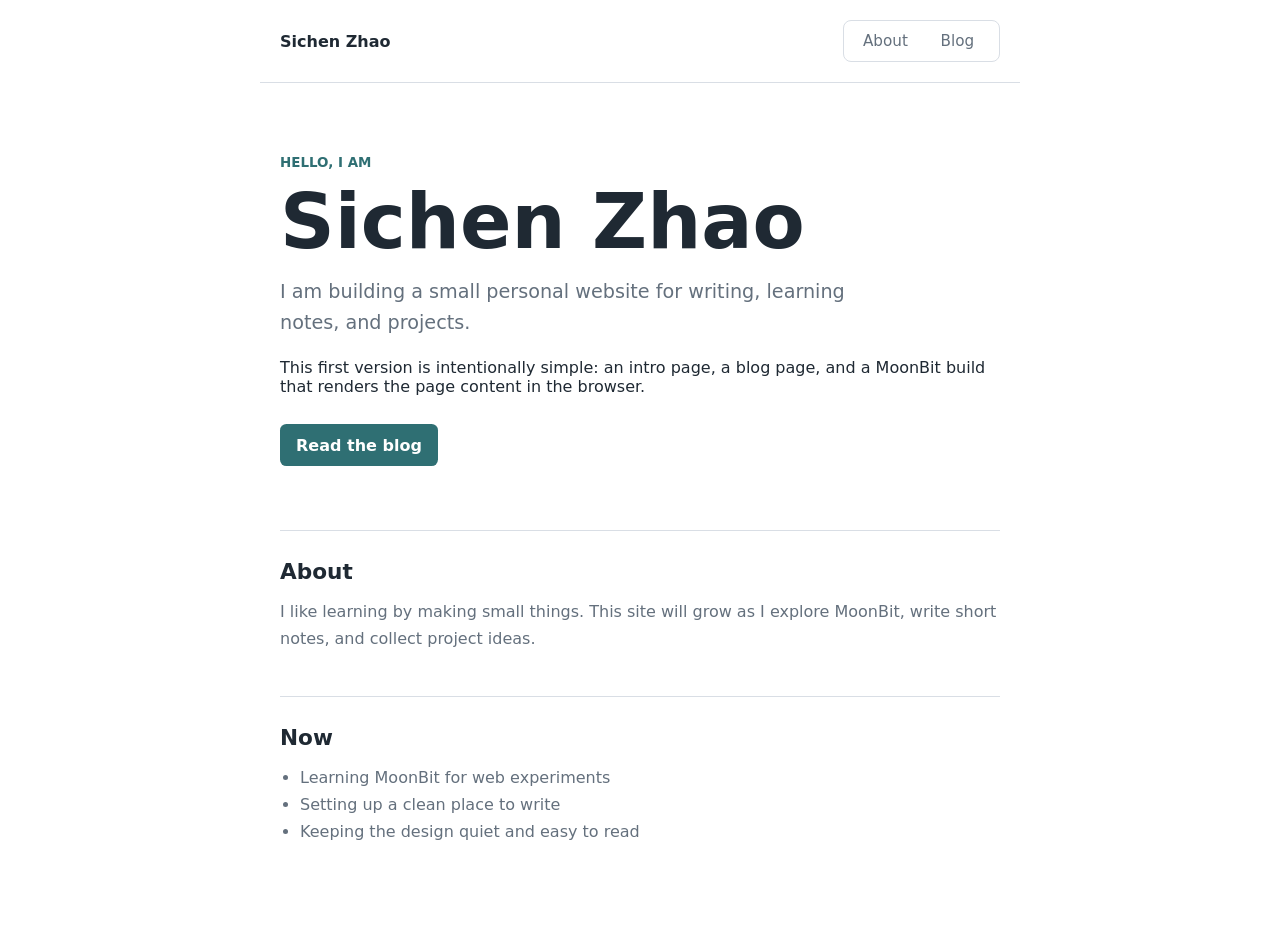
<file: public/index.html>
<!doctype html>
<html lang="en">
  <head>
    <meta charset="utf-8" />
    <meta name="viewport" content="width=device-width, initial-scale=1" />
    <title></title>
    <link rel="stylesheet" href="styles.css?v=20260627-3" />
    <script defer src="main.js?v=20260627-3"></script>
  </head>
  <body>
    <div id="app"></div>
  </body>
</html>
</file>
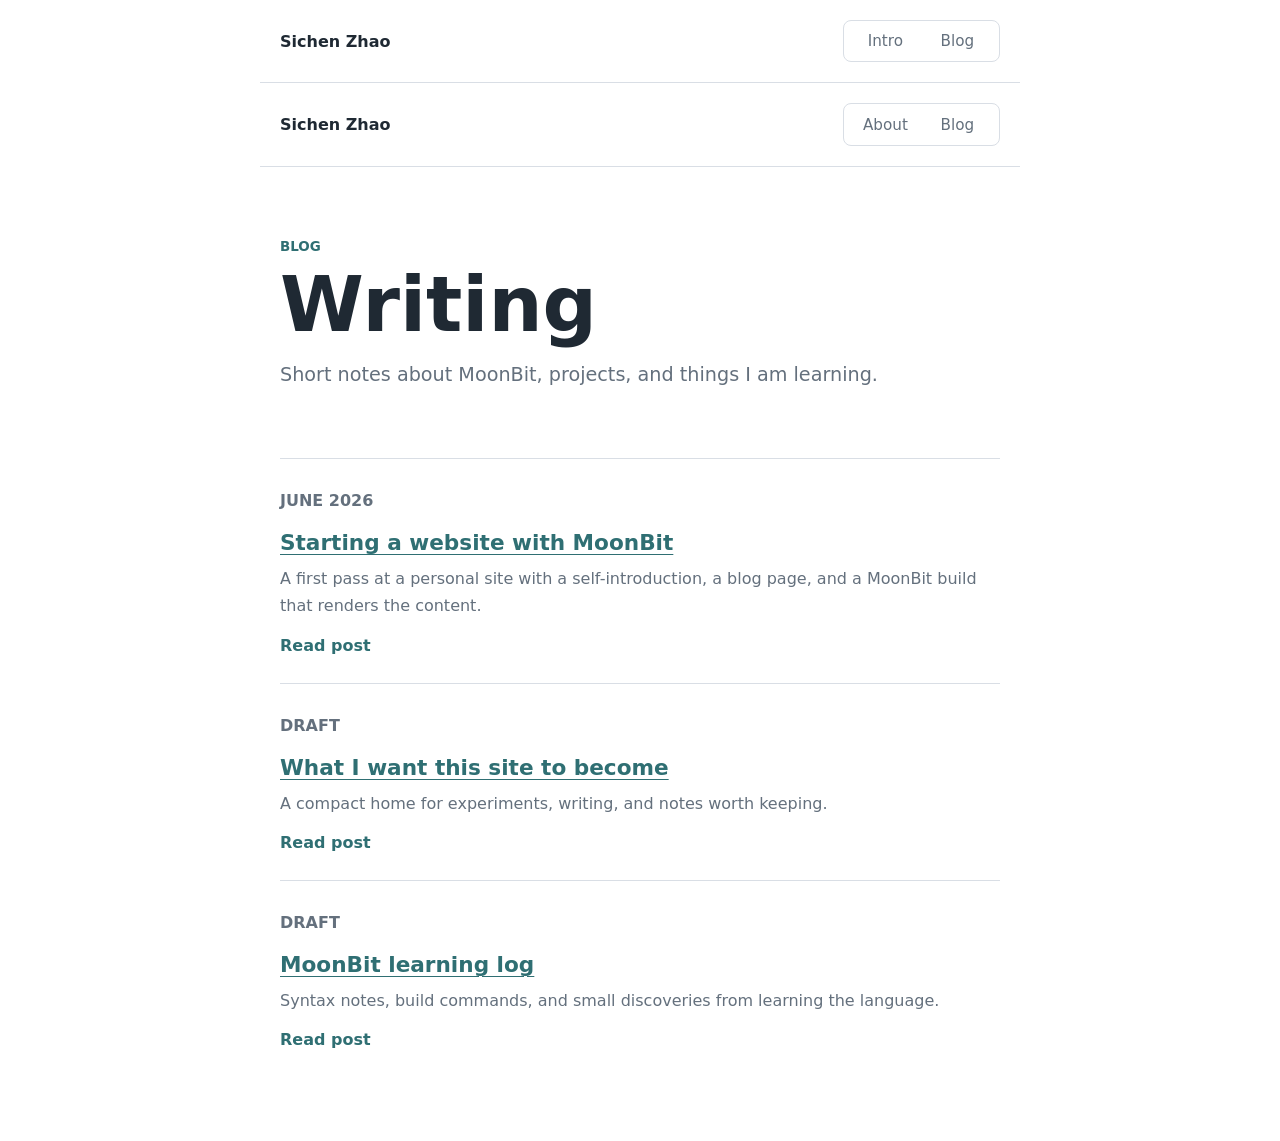
<file: public/blog.html>
<!doctype html>
<html lang="en">
  <head>
    <meta charset="utf-8" />
    <meta name="viewport" content="width=device-width, initial-scale=1" />
    <title>Blog - Sichen Zhao</title>
    <link rel="stylesheet" href="styles.css" />
    <script defer src="main.js"></script>
  </head>
  <body>
    <header class="site-header">
      <a class="brand" href="index.html">Sichen Zhao</a>
      <nav aria-label="Primary navigation">
        <a href="index.html">Intro</a>
        <a aria-current="page" href="blog.html">Blog</a>
      </nav>
    </header>
    <div id="app"></div>
  </body>
</html>
</file>
<file: public/styles.css>
:root {
  color-scheme: light;
  --text: #1f2933;
  --muted: #64707d;
  --bg: #ffffff;
  --line: #d9dee5;
  --accent: #2f6f73;
}

* {
  box-sizing: border-box;
}

body {
  margin: 0;
  background: var(--bg);
  color: var(--text);
  font-family: ui-sans-serif, system-ui, -apple-system, BlinkMacSystemFont, "Segoe UI", sans-serif;
}

a {
  color: inherit;
}

.site-header {
  display: flex;
  align-items: center;
  justify-content: space-between;
  gap: 1rem;
  max-width: 760px;
  margin: 0 auto;
  padding: 1.25rem;
  border-bottom: 1px solid var(--line);
}

.site-header nav {
  display: grid;
  grid-template-columns: repeat(2, 4.5rem);
  gap: 0;
  padding: 0.35rem;
  border: 1px solid var(--line);
  border-radius: 0.5rem;
}

.brand {
  font-weight: 700;
  text-decoration: none;
}

nav a {
  display: inline-block;
  padding: 0.35rem 0.55rem;
  color: var(--muted);
  font-size: 0.95rem;
  text-align: center;
  text-decoration: none;
}

nav a[aria-current="page"] {
  color: var(--muted);
}

main {
  max-width: 760px;
  margin: 0 auto;
  padding: 0 1.25rem 4rem;
}

.intro {
  padding: 4.5rem 0 3rem;
}

.eyebrow,
.date {
  color: var(--accent);
  font-size: 0.84rem;
  font-weight: 700;
  text-transform: uppercase;
}

h1,
h2,
p {
  margin-top: 0;
}

h1 {
  margin-bottom: 1rem;
  font-size: clamp(2.75rem, 8vw, 4.75rem);
  line-height: 1;
}

h2 {
  margin-bottom: 0.75rem;
  font-size: 1.35rem;
  line-height: 1.25;
}

.lede {
  max-width: 38rem;
  color: var(--muted);
  font-size: 1.2rem;
  line-height: 1.65;
}

.actions {
  margin-top: 1.75rem;
}

.button {
  display: inline-block;
  padding: 0.7rem 1rem;
  border-radius: 0.4rem;
  background: var(--accent);
  color: #ffffff;
  font-weight: 700;
  text-decoration: none;
}

.button:hover {
  background: #245b5e;
}

.section,
.post {
  padding: 1.75rem 0;
  border-top: 1px solid var(--line);
}

.section p,
.section li,
.post p {
  color: var(--muted);
  font-size: 1rem;
  line-height: 1.7;
}

.posts {
  display: grid;
  gap: 0;
}

ul {
  margin: 0;
  padding-left: 1.25rem;
}

.post h2 {
  margin-bottom: 0.5rem;
}

.post h2 a,
.post-link,
.post-back a {
  color: var(--accent);
}

.post h2 a {
  text-decoration-thickness: 1px;
  text-underline-offset: 0.18em;
}

.post-link {
  font-weight: 700;
  text-decoration: none;
}

.post-detail {
  padding: 4.5rem 0 4rem;
}

.post-detail h1 {
  max-width: 44rem;
  font-size: clamp(2.5rem, 7vw, 4rem);
  line-height: 1.08;
}

.post-body {
  max-width: 42rem;
  padding-top: 1.5rem;
}

.post-body p {
  font-size: 1.05rem;
  line-height: 1.8;
}

.post-back {
  margin-top: 2.5rem;
}

@media (max-width: 640px) {
  .site-header {
    align-items: flex-start;
  }

  h1 {
    font-size: clamp(2.5rem, 16vw, 3.75rem);
  }
}
</file>
